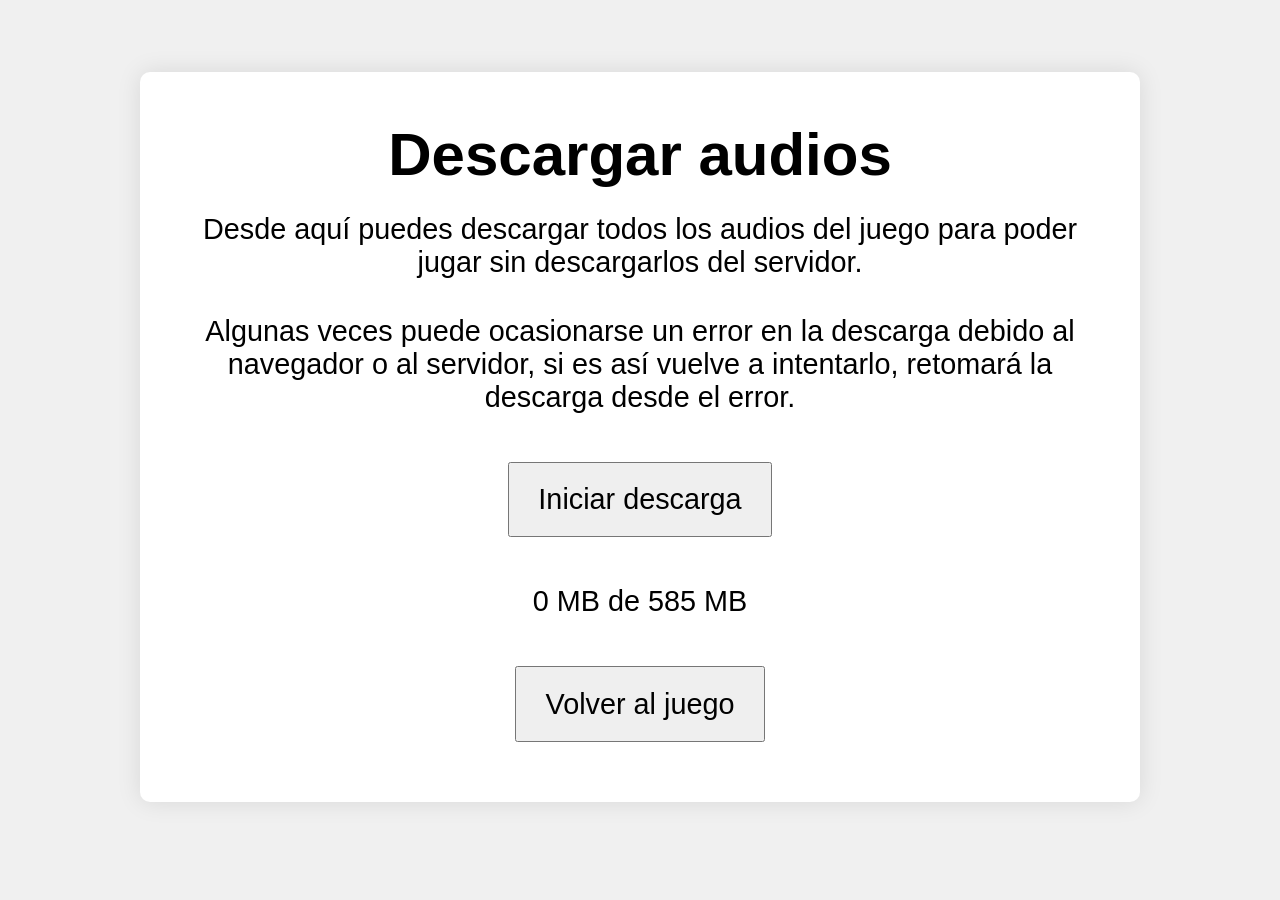
<file: offline.html>
<!DOCTYPE html>
<html lang="es">
<head>
  <meta charset="UTF-8" />
  <meta name="viewport" content="width=device-width, initial-scale=1.0" />
  <title>Descargar audios - ¿Qué sabes de cine?</title>
  <link rel="stylesheet" href="offline.css" />
</head>
<body>
  <div id="app">
  <div id="offline-container">
     <div id="offline-warning" style="display: none;">
    <p>No tienes conexión a Internet. No se puede realizar la descarga.</p>
    <button id="volver-juego-btn">Volver al juego</button>
  </div>
    <div id="online-ui">
  <h1>Descargar audios</h1>
  <p>Desde aquí puedes descargar todos los audios del juego para poder jugar sin descargarlos del servidor.</p>
      <p>Algunas veces puede ocasionarse un error en la descarga debido al navegador o al servidor, si es así vuelve a intentarlo, retomará la descarga desde el error.</p>

    <button id="descargar-btn">Iniciar descarga</button>
    <div id="status">
      <div id="progreso">0 MB de 380 MB</div>
      <div id="success" style="display: none;">✅ Descarga completada</div>
      <div id="error" style="display: none;">❌ Error al descargar</div>
    </div>
    <button id="volver-juego-online">Volver al juego</button>
  </div>
    </div>
    </div>
  <script type="module" src="offline.js"></script>
        <script>
  // Aplicar modo oscuro si está activado
  if (localStorage.getItem("tema") === "oscuro") {
    document.body.classList.add("dark-mode");
  }
</script>

</body>
</html>
</file>
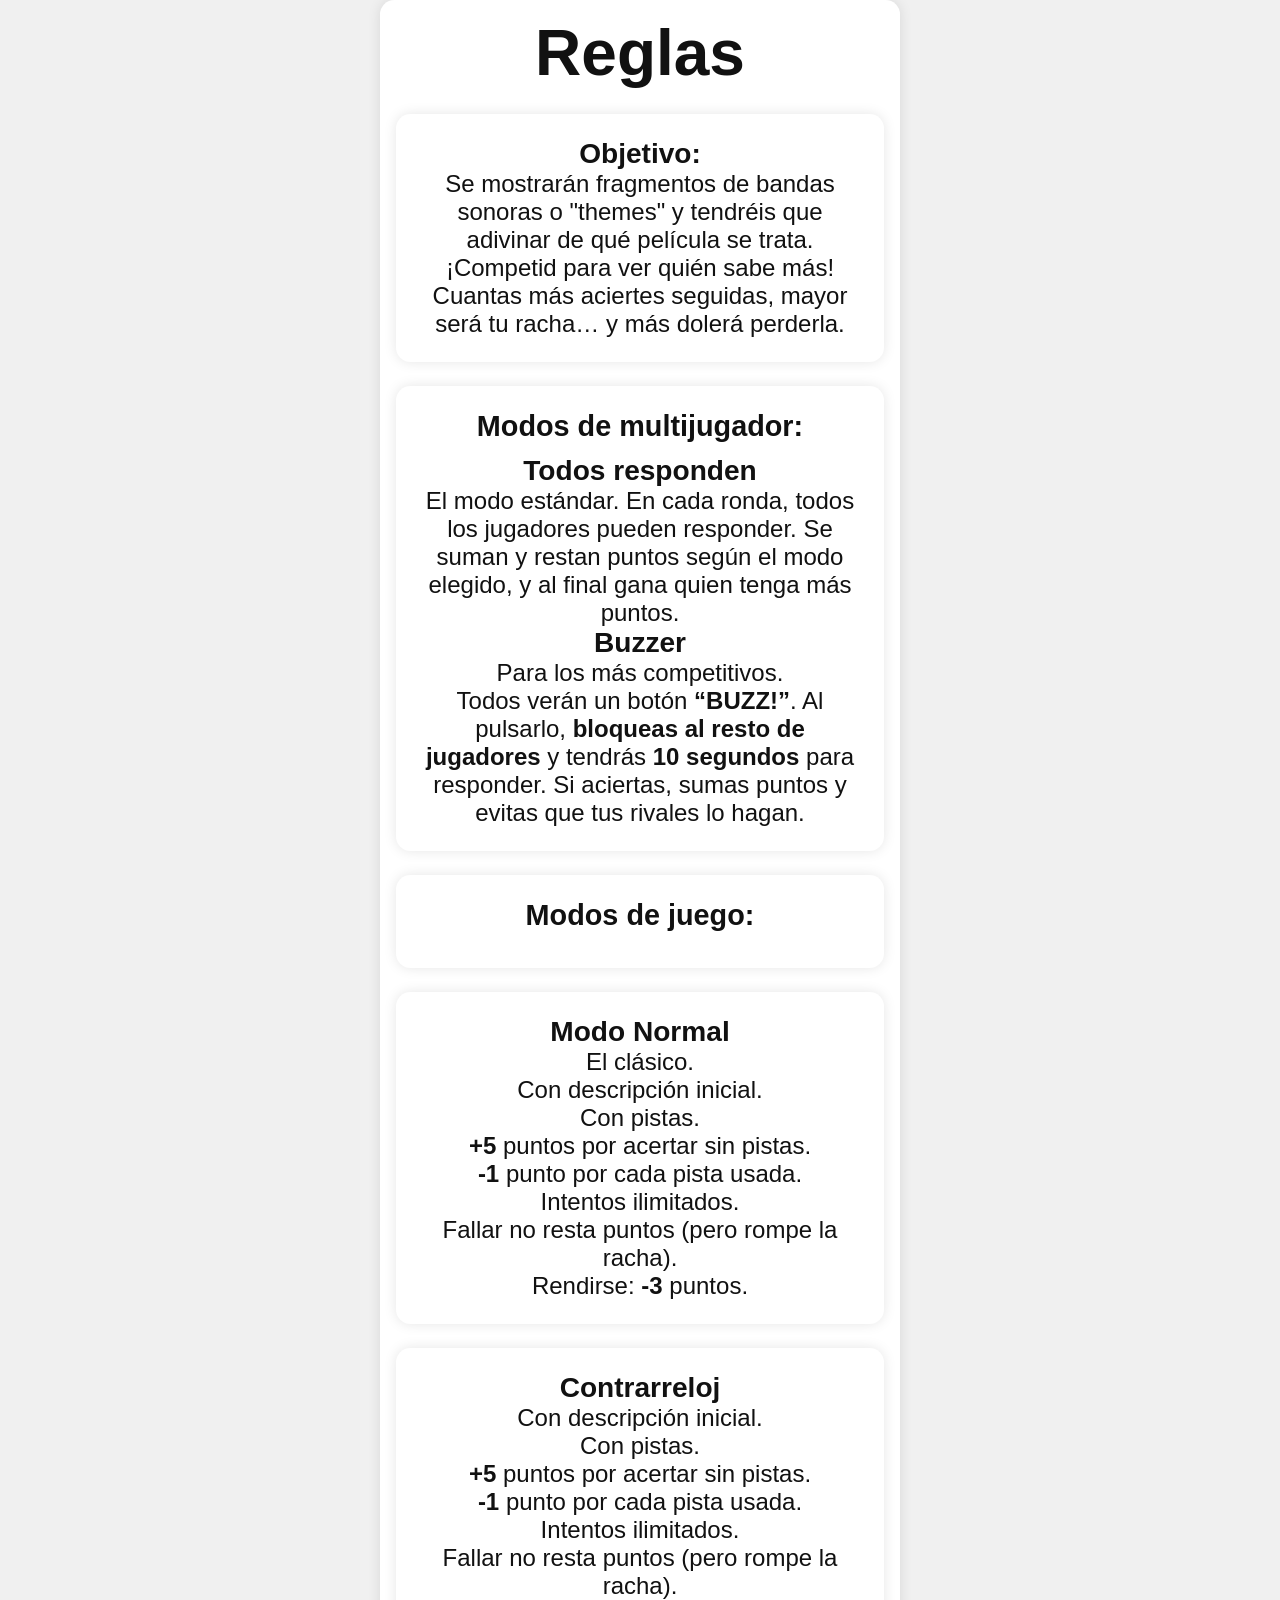
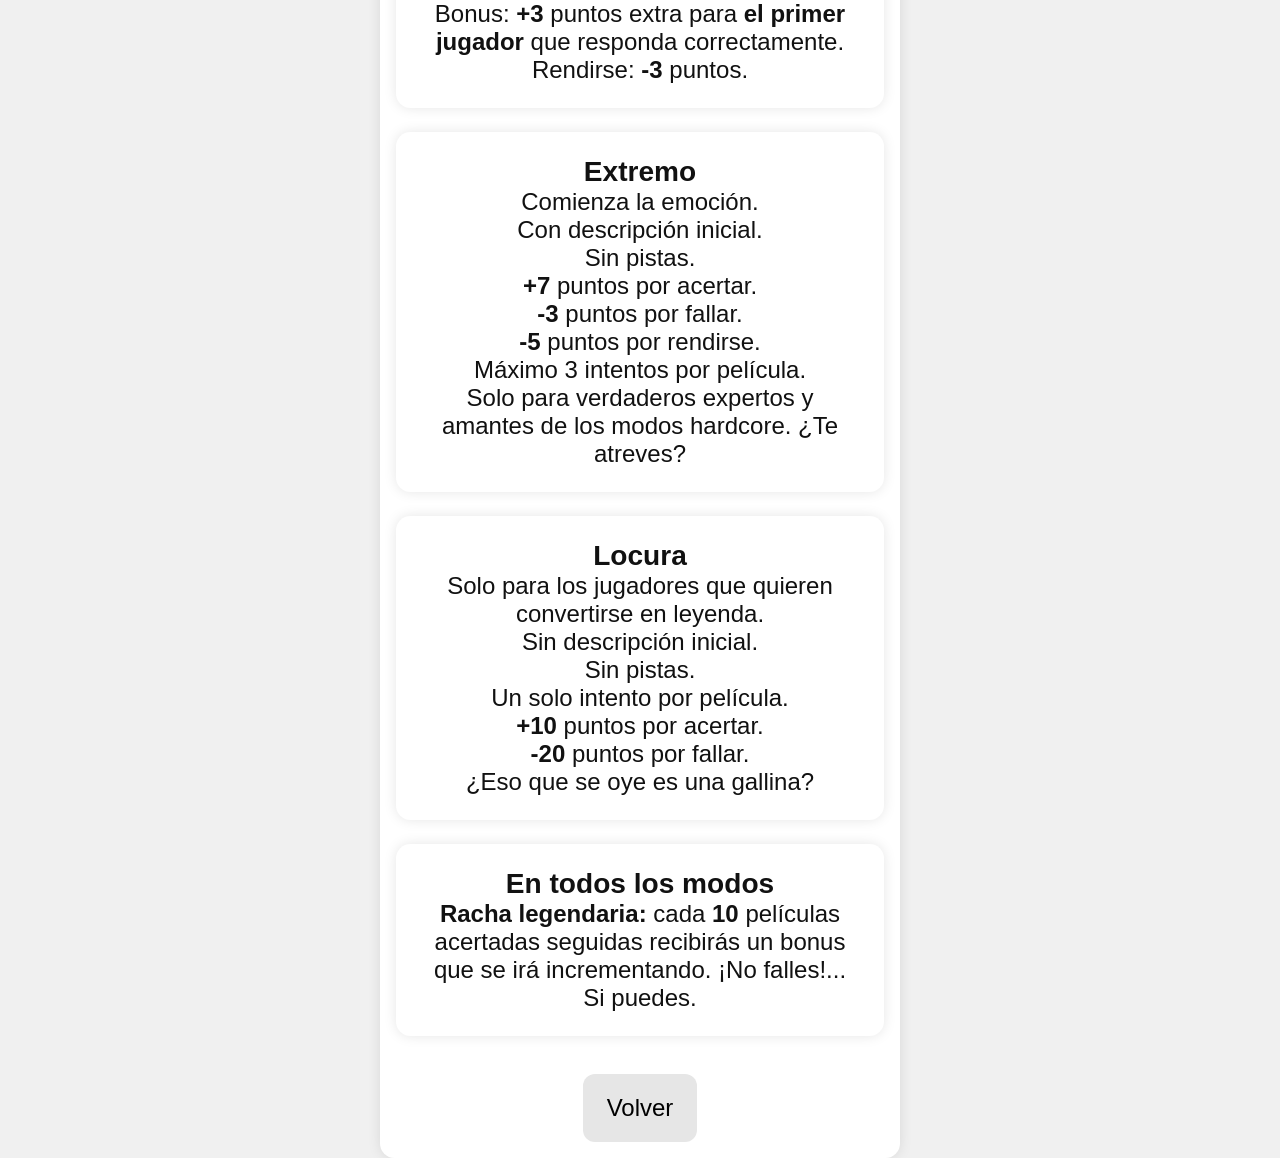
<file: rules.html>
<!DOCTYPE html>
<html lang="es">
<head>
  <meta charset="UTF-8" />
  <meta name="viewport" content="width=device-width, initial-scale=1.0" />
  <title>Reglas | ¿Qué sabes de cine?!</title>

  <link rel="stylesheet" href="style.css" />
</head>

<body>
  <div id="app" class="card">

        <h1>Reglas</h1>

    <section class="card">
      <h3>Objetivo:</h3>
      <p>
        Se mostrarán fragmentos de bandas sonoras o "themes" y tendréis que adivinar de qué película se trata.
¡Competid para ver quién sabe más!
       <br> Cuantas más aciertes seguidas, mayor será tu racha… y más dolerá perderla.
      </p>
    </section>

    <section class="card">
      <h2> Modos de multijugador:</h2>

      <h3>Todos responden</h3>
      <p>
        El modo estándar. En cada ronda, todos los jugadores pueden responder.
        Se suman y restan puntos según el modo elegido, y al final gana quien tenga más puntos.
      </p>

      <h3> Buzzer</h3>
      <p>
        Para los más competitivos. <br>Todos verán un botón <strong>“BUZZ!”</strong>.
        Al pulsarlo, <strong>bloqueas al resto de jugadores</strong> y tendrás <strong>10 segundos</strong> para responder.
        Si aciertas, sumas puntos y evitas que tus rivales lo hagan.
      </p>
    </section>

    <section class="card">
 <h2> Modos de juego:</h2>
    </section>
      <section class="card">
      <h3> Modo Normal</h3>
      <p>El clásico.</p>
      <ul>
        <li>Con descripción inicial.</li>
        <li>Con pistas.</li>
        <li><strong>+5</strong> puntos por acertar sin pistas.</li>
        <li><strong>-1</strong> punto por cada pista usada.</li>
        <li>Intentos ilimitados.</li>
        <li>Fallar no resta puntos (pero rompe la racha).</li>
        <li>Rendirse: <strong>-3</strong> puntos.</li>
      </ul>
    </section>

    <section class="card">
      <h3> Contrarreloj</h3>
      <ul>
        <li> Con descripción inicial.</li>
        <li> Con pistas.</li>
        <li><strong>+5</strong> puntos por acertar sin pistas.</li>
        <li><strong>-1</strong> punto por cada pista usada.</li>
        <li>Intentos ilimitados.</li>
          <li>Fallar no resta puntos (pero rompe la racha).</li>
        <li>
          Bonus: <strong>+3</strong> puntos extra para <strong>el primer jugador</strong> que responda correctamente.
        </li>
        <li>Rendirse: <strong>-3</strong> puntos.</li>
      </ul>
    </section>

    <section class="card">
      <h3> Extremo</h3>
      <p>Comienza la emoción.</p>
      <ul>
        <li>Con descripción inicial.</li>
        <li>Sin pistas.</li>
        <li><strong>+7</strong> puntos por acertar.</li>
        <li><strong>-3</strong> puntos por fallar.</li>
        <li><strong>-5</strong> puntos por rendirse.</li>
        <li>Máximo 3 intentos por película.</li>
        <li>Solo para verdaderos expertos y amantes de los modos hardcore. ¿Te atreves?</li>
      </ul>
    </section>

    <section class="card">
      <h3> Locura</h3>
      <p>Solo para los jugadores que quieren convertirse en leyenda.</p>
      <ul>
        <li> Sin descripción inicial.</li>
        <li> Sin pistas.</li>
        <li>Un solo intento por película.</li>
        <li><strong>+10</strong> puntos por acertar.</li>
        <li><strong>-20</strong> puntos por fallar.</li>
        <li>¿Eso que se oye es una gallina?</li>
      </ul>
    </section>

    <section class="card">
      <h3> En todos los modos</h3>
      <ul>
        <li>
          <strong>Racha legendaria:</strong> cada <strong>10</strong> películas acertadas seguidas recibirás un bonus
          que se irá incrementando. ¡No falles!... Si puedes.
        </li>
      </ul>
    </section>

    <div class="row">
      <button onclick="window.location.href='index.html'" class="secondary">
  Volver
</button>
    </div>

  </div>
</body>
</html>
</file>
<file: offline.css>
/* RESET GENERAL */
* {
  margin: 0;
  padding: 0;
  box-sizing: border-box;
}

html {
  font-size: clamp(16px, 2vw, 24px);
}

body {
  font-family: Arial, sans-serif;
  background-color: #f0f0f0;
  min-height: 100vh;
  display: flex;
  justify-content: center;
  align-items: flex-start;
  overflow-y: auto;
  padding: 1rem;
}

/* CONTENEDOR PRINCIPAL */
#app {
  width: 100%;
  max-width: 1000px;
  text-align: center;
}

/* BLOQUE UI PRINCIPAL */
#online-ui {
  background: white;
  padding: 2rem;
  border-radius: 10px;
  box-shadow: 0 0 1rem rgba(0, 0, 0, 0.1);
  margin-top: 2rem;
}

h1 {
  font-size: clamp(1.5rem, 5vw, 2.5rem);
  margin-bottom: 1rem;
}

p {
  font-size: clamp(1rem, 2.5vw, 1.2rem);
  margin-bottom: 1.5rem;
}

/* BOTONES */
button {
  margin: 0.5rem;
  padding: 0.8rem 1.2rem;
  font-size: clamp(1rem, 2.5vw, 1.2rem);
  cursor: pointer;
}

/* PROGRESO Y MENSAJES */
#progreso {
  font-size: clamp(1rem, 2.5vw, 1.2rem);
  margin: 1.5rem 0;
}

#success {
  font-size: 2rem;
  color: green;
  display: none;
}

#error {
  font-size: 2rem;
  color: red;
  display: none;
}

/* AVISO OFFLINE */
#offline-warning {
  display: none;
  background-color: #fff3f3;
  color: #a33;
  border: 1px solid #a33;
  padding: 2rem;
  border-radius: 10px;
  max-width: 1000px;
  margin: 2rem auto;
  font-size: clamp(1rem, 2.5vw, 1.2rem);
  text-align: center;
}

/* MODO OSCURO */
body.dark-mode {
  background-color: #0d1b2a;
  color: #e0e1dd;
}

body.dark-mode #online-ui {
  background-color: #1b263b;
  color: #e0e1dd;
}

body.dark-mode button {
  background-color: #415a77;
  color: #e0e1dd;
  border: none;
}

body.dark-mode button:hover {
  background-color: #3a506b;
}

body.dark-mode #offline-warning {
  background-color: #2e1f1f;
  color: #ffc9c9;
  border-color: #c55;
}
</file>
<file: style.css>
/* ============================
   QSDC MULTI - CSS UNIFICADO (Game-first)
   Aplica a: index, lobby, game, results
============================ */

/* RESET */
*,
*::before,
*::after {
  margin: 0;
  padding: 0;
  box-sizing: border-box;
}

html {
  font-size: clamp(16px, 2vw, 24px);
}

body {
  font-family: Arial, sans-serif;
  background-color: #f0f0f0;
  min-height: 100vh;
  display: flex;
  justify-content: center;
  align-items: flex-start;
  overflow-y: auto;
  color: #111;
}

/* CONTENEDOR PRINCIPAL */
#app {
  max-width: 520px;
  width: 100%;
  margin: 0 auto;
  padding: 16px;
  text-align: center;
}

h1 {
  font-size: clamp(1.5rem, 5vw, 3rem);
  margin-bottom: 1rem;
}

h2 {
  font-size: 1.2rem;
  margin-bottom: 0.5rem;
}

/* CARDS */
.card {
  background: #fff;
  border-radius: 0.6rem;
  padding: 1rem;
  margin-bottom: 1rem;
  box-shadow: 0 0 0.55rem rgba(0, 0, 0, 0.10);
  width: 100%;
  text-align: center;
}

.card p + p {
  margin-top: 0.35rem;
}

.hint {
  opacity: 0.9;
}

/* FILAS / BOTONERAS */
.row {
  display: flex;
  gap: 10px;
  justify-content: center;
  margin-top: 12px;
  flex-wrap: wrap;
  align-items: stretch;
}

/* INPUTS / SELECTS */
input,
select {
  width: 100%;
  max-width: 360px;
  padding: 10px 12px;
  margin: 8px auto;
  display: block;
  font-size: 1rem;
  border: 1px solid rgba(0,0,0,0.18);
  border-radius: 0.45rem;
  outline: none;
}

input:focus,
select:focus {
  border-color: rgba(0,0,0,0.35);
}

/* AUDIO */
#audio {
  display: block;
  margin: 0.5rem auto;
  max-width: 300px;
  width: 100%;
}

/* DESCRIPCIÓN */
.description {
  text-align: left;
  max-width: 420px;
  margin: 0.2rem auto 0 auto;
  line-height: 1.35;
}

/* HINTS CONTAINER */
#hintsContainer {
  display: flex;
  flex-direction: column;
  align-items: center;
  width: 100%;
  max-width: 300px;
  margin: 0.5rem auto 0 auto;
  gap: 0.5rem;
}

#hintsContainer > button,
#hintsContainer > div {
  width: 100%;
  max-width: 90%;
  font-size: 1rem;
}

#hintsContainer > div {
  display: none; /* JS alterna */
  padding: 0.65rem 0.75rem;
  border-radius: 0.45rem;
  background: #f4f4f4;
  text-align: left;
  line-height: 1.3;
  border: 1px solid rgba(0,0,0,0.10);
}

/* RESPUESTA (fila input + botón) */
.answer-row {
  display: flex;
  align-items: center;
  justify-content: flex-start; /* ya no centrado */
  gap: 0.6rem;
  margin: 0.6rem auto 0 auto;
  max-width: 420px;            /* encaja con description */
}

.answer-row #btnAnswer {
  min-width: auto;       /* rompe el 150px */
  padding: 0.75rem 1rem;
  font-size: 0.95rem;
  white-space: nowrap;
  min-height: 20px;
}



#answerInput {
  flex: 1;               /* ocupa todo lo posible */
  min-width: 0;          /* evita overflow en móvil */
  height: 2.4rem;
  font-size: 1.05rem;
  margin: 0;
}


/* ============================
   BOTONES (unificados)
============================ */

button {
  border: none;
  border-radius: 0.5rem;
  background: #e6e6e6;
  transition: transform 0.03s ease, background 0.15s ease, opacity 0.15s ease;
  cursor: pointer;

  /* look consistente */
  padding: 0.9rem 1rem;
  font-size: 1rem;
  line-height: 1;
  min-height: 44px; /* tactil */
}

button:hover {
  background: #dcdcdc;
}

button:active {
  transform: scale(0.99);
}

button:disabled {
  opacity: 0.55;
  cursor: not-allowed;
  transform: none;
}

.primary {
  font-weight: 700;
  background: #d9d9d9;
}

.primary:hover {
  background: #cfcfcf;
}

.secondary {
  background: #e6e6e6;
}

/* Botones concretos de game para que “encajen” */
#btnAnswer,
#btnSurrender,
#btnBack,
#btnStart,
#btnLeave,
#btnHome,
#btnLobby,
#btnCopyRoom {
  min-width: 150px;
}

/* Card + botón debajo (ej. copiar ID) */
.card button {
  margin-top: 0.6rem;
}

/* ERRORES */
.error {
  color: #c00;
  font-weight: 700;
}

/* ESTADO RESPUESTA */
.correcto,
.incorrecto {
  font-weight: bold;
  font-size: 1.3rem;
  text-shadow: 0 0 1px black;
}

.correcto { color: green; }
.incorrecto { color: red; }

/* ============================
   LISTAS: lobby/game
============================ */

#playersList,
#scoreList {
  list-style: none;
  padding-left: 0;
  margin-top: 0.6rem;
  display: grid;
  gap: 8px;
}

#playersList li,
#scoreList li {
  padding: 0.75rem 0.9rem;
  border-radius: 12px;
  border: 1px solid rgba(0, 0, 0, 0.12);
  background: rgba(255, 255, 255, 0.65);
  font-weight: 700;
}

/* Room ID */
#roomIdText {
  font-weight: 900;
  letter-spacing: 0.08em;
}

/* Lobby: Start más “jefe final” cuando aparece */
#btnStart {
  font-size: 1.05rem;
  padding: 1rem 1rem;
}

/* ============================
   HOME (index)
============================ */

.title {
  font-size: clamp(1.6rem, 6vw, 3rem);
  margin-bottom: 0.35rem;
}

.subtitle {
  opacity: 0.85;
  margin-bottom: 1rem;
}

.home-actions {
  display: flex;
  flex-direction: column;
  gap: 10px;
  margin: 0.8rem auto 0.6rem auto;
  width: 100%;
  max-width: 360px;
}

.home-actions button {
  width: 100%;
}

/* Labels */
label {
  display: block;
  margin: 0.6rem auto 0.15rem auto;
  width: 100%;
  max-width: 360px;
  text-align: left;
  font-weight: 700;
  opacity: 0.9;
}

/* ============================
   RESULTS (ranking con números reales)
   Mantiene <ol> con numeración ✅
============================ */

ol#resultsList {
  padding-left: 1.35rem; /* deja sitio para 1. 2. 3. */
  text-align: left;
  margin-top: 0.8rem;
  display: grid;
  gap: 10px;
}

ol#resultsList li {
  padding: 0.85rem 1rem;
  border-radius: 12px;
  border: 1px solid rgba(0, 0, 0, 0.12);
  background: rgba(255, 255, 255, 0.65);
  font-weight: 800;
}

/* Top 1 un poco más destacado */
ol#resultsList li:first-child {
  border-width: 2px;
}

/* ============================
   DARK MODE (body.dark-mode)
============================ */

body.dark-mode {
  background-color: #0d1b2a;
  color: #e0e1dd;
}

body.dark-mode .card {
  background-color: #1b263b;
  color: #e0e1dd;
  box-shadow: 0 0 0.7rem rgba(0,0,0,0.25);
}

body.dark-mode input,
body.dark-mode select {
  background-color: #1b263b;
  color: #e0e1dd;
  border-color: rgba(255,255,255,0.18);
}

body.dark-mode button {
  background-color: #415a77;
  color: #e0e1dd;
}

body.dark-mode button:hover {
  background-color: #3a506b;
}

body.dark-mode #hintsContainer > div {
  background-color: #778da9;
  color: #0d1b2a;
  border-color: rgba(0,0,0,0.12);
}

body.dark-mode #playersList li,
body.dark-mode #scoreList li,
body.dark-mode ol#resultsList li {
  background: rgba(255, 255, 255, 0.06);
  border-color: rgba(255,255,255,0.16);
}

/* ============================
   AJUSTES GAME: pistas + rendirse
============================ */

/* Botones de pistas: un poco más compactos */
#hintsContainer > button {
  padding: 0.55rem 0.8rem;
  font-size: 0.95rem;
  min-height: 38px;
}

/* Rendirse: más pequeño todavía (que no "grite" como opción) */
#btnSurrender {
  padding: 0.35rem 0.7rem;
  font-size: 0.85rem;
  min-height: 20px;
  min-width: 20px;
  opacity: 0.85;
}

/* Si quieres que el hover no lo haga destacar tanto */
#btnSurrender:hover {
  opacity: 1;
}
#buzzerRow {
  justify-content: center;
  align-items: center;
  gap: 12px;
}

#btnBuzz {
  min-width: 150px;
}
ul {
  list-style: none;
  padding-left: 0;
}
</file>
